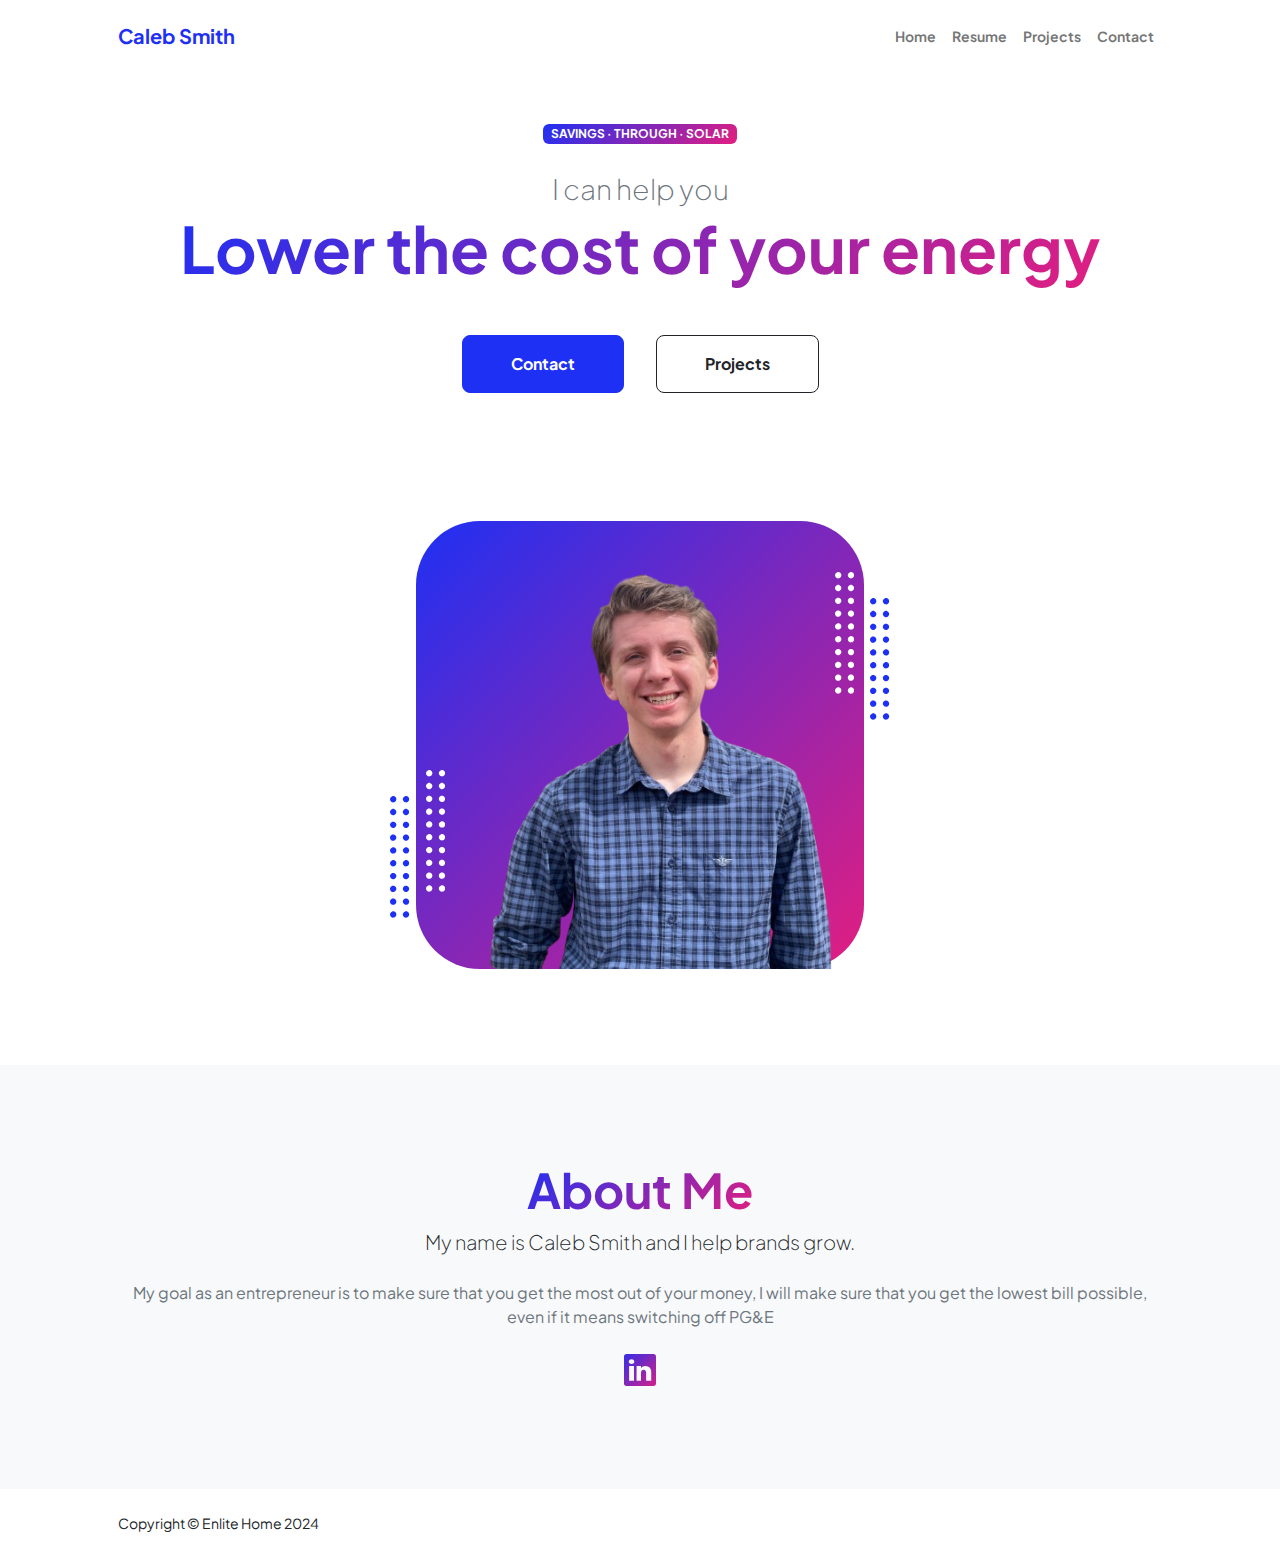
<file: index.html>
<!DOCTYPE html>
<html lang="en">
    <head>
        <meta charset="utf-8" />
        <meta name="viewport" content="width=device-width, initial-scale=1, shrink-to-fit=no" />
        <meta name="description" content="" />
        <meta name="author" content="" />
        <title>Home</title>
        <!-- Favicon-->
        <link rel="icon" type="image/x-icon" href="assets/favicon.ico" />
        <!-- Custom Google font-->
        <link rel="preconnect" href="https://fonts.googleapis.com" />
        <link rel="preconnect" href="https://fonts.gstatic.com" crossorigin />
        <link href="https://fonts.googleapis.com/css2?family=Plus+Jakarta+Sans:wght@100;200;300;400;500;600;700;800;900&amp;display=swap" rel="stylesheet" />
        <!-- Bootstrap icons-->
        <link href="https://cdn.jsdelivr.net/npm/bootstrap-icons@1.8.1/font/bootstrap-icons.css" rel="stylesheet" />
        <!-- Core theme CSS (includes Bootstrap)-->
        <link href="css/styles.css" rel="stylesheet" />
    </head>
    <body class="d-flex flex-column h-100">
        <main class="flex-shrink-0">
            <!-- Navigation-->
            <nav class="navbar navbar-expand-lg navbar-light bg-white py-3">
                <div class="container px-5">
                    <a class="navbar-brand" href="index.html"><span class="fw-bolder text-primary">Caleb Smith</span></a>
                    <button class="navbar-toggler" type="button" data-bs-toggle="collapse" data-bs-target="#navbarSupportedContent" aria-controls="navbarSupportedContent" aria-expanded="false" aria-label="Toggle navigation"><span class="navbar-toggler-icon"></span></button>
                    <div class="collapse navbar-collapse" id="navbarSupportedContent">
                        <ul class="navbar-nav ms-auto mb-2 mb-lg-0 small fw-bolder">
                            <li class="nav-item"><a class="nav-link" href="index.html">Home</a></li>
                            <li class="nav-item"><a class="nav-link" href="resume.html">Resume</a></li>
                            <li class="nav-item"><a class="nav-link" href="projects.html">Projects</a></li>
                            <li class="nav-item"><a class="nav-link" href="contact.html">Contact</a></li>
                        </ul>
                    </div>
                </div>
            </nav>
            <!-- Header-->
            <header class="py-5">
                <div class="container px-5 pb-5">
                    <div class="row gx-5 align-items-center">
                        <div class="col-xxl-5">
                            <!-- Header text content-->
                            <div class="text-center text-xxl-start">
                                <div class="badge bg-gradient-primary-to-secondary text-white mb-4"><div class="text-uppercase">Savings &middot; Through &middot; Solar</div></div>
                                <div class="fs-3 fw-light text-muted">I can help you</div>
                                <h1 class="display-3 fw-bolder mb-5"><span class="text-gradient d-inline">Lower the cost of your energy</span></h1>
                                <div class="d-grid gap-3 d-sm-flex justify-content-sm-center justify-content-xxl-start mb-3">
                                    <a class="btn btn-primary btn-lg px-5 py-3 me-sm-3 fs-6 fw-bolder" href="contact.html">Contact</a>
                                    <a class="btn btn-outline-dark btn-lg px-5 py-3 fs-6 fw-bolder" href="projects.html">Projects</a>
                                </div>
                            </div>
                        </div>
                        <div class="col-xxl-7">
                            <!-- Header profile picture-->
                            <div class="d-flex justify-content-center mt-5 mt-xxl-0">
                                <div class="profile bg-gradient-primary-to-secondary">
                                    <!-- TIP: For best results, use a photo with a transparent background like the demo example below-->
                                    <!-- Watch a tutorial on how to do this on YouTube (link)-->
                                    <img class="profile-img" src="caleb.png" alt="..." />
                                    <div class="dots-1">
                                        <!-- SVG Dots-->
                                        <svg version="1.1" xmlns="http://www.w3.org/2000/svg" xmlns:xlink="http://www.w3.org/1999/xlink" x="0px" y="0px" viewBox="0 0 191.6 1215.4" style="enable-background: new 0 0 191.6 1215.4" xml:space="preserve">
                                            <g transform="translate(0.000000,1280.000000) scale(0.100000,-0.100000)">
                                                <path d="M227.7,12788.6c-105-35-200-141-222-248c-43-206,163-412,369-369c155,32,275,190,260,339c-11,105-90,213-190,262        C383.7,12801.6,289.7,12808.6,227.7,12788.6z"></path>
                                                <path d="M1507.7,12788.6c-151-50-253-216-222-362c25-119,136-230,254-255c194-41,395,142,375,339c-11,105-90,213-190,262        C1663.7,12801.6,1569.7,12808.6,1507.7,12788.6z"></path>
                                                <path d="M227.7,11508.6c-105-35-200-141-222-248c-43-206,163-412,369-369c155,32,275,190,260,339c-11,105-90,213-190,262        C383.7,11521.6,289.7,11528.6,227.7,11508.6z"></path>
                                                <path d="M1507.7,11508.6c-151-50-253-216-222-362c25-119,136-230,254-255c194-41,395,142,375,339c-11,105-90,213-190,262        C1663.7,11521.6,1569.7,11528.6,1507.7,11508.6z"></path>
                                                <path d="M227.7,10228.6c-105-35-200-141-222-248c-43-206,163-412,369-369c155,32,275,190,260,339c-11,105-90,213-190,262        C383.7,10241.6,289.7,10248.6,227.7,10228.6z"></path>
                                                <path d="M1507.7,10228.6c-105-35-200-141-222-248c-43-206,163-412,369-369c155,32,275,190,260,339c-11,105-90,213-190,262        C1663.7,10241.6,1569.7,10248.6,1507.7,10228.6z"></path>
                                                <path d="M227.7,8948.6c-105-35-200-141-222-248c-43-206,163-412,369-369c155,32,275,190,260,339c-11,105-90,213-190,262        C383.7,8961.6,289.7,8968.6,227.7,8948.6z"></path>
                                                <path d="M1507.7,8948.6c-105-35-200-141-222-248c-43-206,163-412,369-369c155,32,275,190,260,339c-11,105-90,213-190,262        C1663.7,8961.6,1569.7,8968.6,1507.7,8948.6z"></path>
                                                <path d="M227.7,7668.6c-105-35-200-141-222-248c-43-206,163-412,369-369c155,32,275,190,260,339c-11,105-90,213-190,262        C383.7,7681.6,289.7,7688.6,227.7,7668.6z"></path>
                                                <path d="M1507.7,7668.6c-105-35-200-141-222-248c-43-206,163-412,369-369c155,32,275,190,260,339c-11,105-90,213-190,262        C1663.7,7681.6,1569.7,7688.6,1507.7,7668.6z"></path>
                                                <path d="M227.7,6388.6c-105-35-200-141-222-248c-43-206,163-412,369-369c155,32,275,190,260,339c-11,105-90,213-190,262        C383.7,6401.6,289.7,6408.6,227.7,6388.6z"></path>
                                                <path d="M1507.7,6388.6c-105-35-200-141-222-248c-43-206,163-412,369-369c155,32,275,190,260,339c-11,105-90,213-190,262        C1663.7,6401.6,1569.7,6408.6,1507.7,6388.6z"></path>
                                                <path d="M227.7,5108.6c-105-35-200-141-222-248c-43-206,163-412,369-369c155,32,275,190,260,339c-11,105-90,213-190,262        C383.7,5121.6,289.7,5128.6,227.7,5108.6z"></path>
                                                <path d="M1507.7,5108.6c-105-35-200-141-222-248c-43-206,163-412,369-369c155,32,275,190,260,339c-11,105-90,213-190,262        C1663.7,5121.6,1569.7,5128.6,1507.7,5108.6z"></path>
                                                <path d="M227.7,3828.6c-105-35-200-141-222-248c-43-206,163-412,369-369c155,32,275,190,260,339c-11,105-90,213-190,262        C383.7,3841.6,289.7,3848.6,227.7,3828.6z"></path>
                                                <path d="M1507.7,3828.6c-105-35-200-141-222-248c-43-206,163-412,369-369c155,32,275,190,260,339c-11,105-90,213-190,262        C1663.7,3841.6,1569.7,3848.6,1507.7,3828.6z"></path>
                                                <path d="M227.7,2548.6c-105-35-200-141-222-248c-43-206,163-412,369-369c155,32,275,190,260,339c-11,105-90,213-190,262        C383.7,2561.6,289.7,2568.6,227.7,2548.6z"></path>
                                                <path d="M1507.7,2548.6c-105-35-200-141-222-248c-43-206,163-412,369-369c155,32,275,190,260,339c-11,105-90,213-190,262        C1663.7,2561.6,1569.7,2568.6,1507.7,2548.6z"></path>
                                                <path d="M227.7,1268.6c-105-35-200-141-222-248c-43-206,163-412,369-369c155,32,275,190,260,339c-11,105-90,213-190,262        C383.7,1281.6,289.7,1288.6,227.7,1268.6z"></path>
                                                <path d="M1507.7,1268.6c-105-35-200-141-222-248c-43-206,163-412,369-369c155,32,275,190,260,339c-11,105-90,213-190,262        C1663.7,1281.6,1569.7,1288.6,1507.7,1268.6z"></path>
                                            </g>
                                        </svg>
                                        <!-- END of SVG dots-->
                                    </div>
                                    <div class="dots-2">
                                        <!-- SVG Dots-->
                                        <svg version="1.1" xmlns="http://www.w3.org/2000/svg" xmlns:xlink="http://www.w3.org/1999/xlink" x="0px" y="0px" viewBox="0 0 191.6 1215.4" style="enable-background: new 0 0 191.6 1215.4" xml:space="preserve">
                                            <g transform="translate(0.000000,1280.000000) scale(0.100000,-0.100000)">
                                                <path d="M227.7,12788.6c-105-35-200-141-222-248c-43-206,163-412,369-369c155,32,275,190,260,339c-11,105-90,213-190,262        C383.7,12801.6,289.7,12808.6,227.7,12788.6z"></path>
                                                <path d="M1507.7,12788.6c-151-50-253-216-222-362c25-119,136-230,254-255c194-41,395,142,375,339c-11,105-90,213-190,262        C1663.7,12801.6,1569.7,12808.6,1507.7,12788.6z"></path>
                                                <path d="M227.7,11508.6c-105-35-200-141-222-248c-43-206,163-412,369-369c155,32,275,190,260,339c-11,105-90,213-190,262        C383.7,11521.6,289.7,11528.6,227.7,11508.6z"></path>
                                                <path d="M1507.7,11508.6c-151-50-253-216-222-362c25-119,136-230,254-255c194-41,395,142,375,339c-11,105-90,213-190,262        C1663.7,11521.6,1569.7,11528.6,1507.7,11508.6z"></path>
                                                <path d="M227.7,10228.6c-105-35-200-141-222-248c-43-206,163-412,369-369c155,32,275,190,260,339c-11,105-90,213-190,262        C383.7,10241.6,289.7,10248.6,227.7,10228.6z"></path>
                                                <path d="M1507.7,10228.6c-105-35-200-141-222-248c-43-206,163-412,369-369c155,32,275,190,260,339c-11,105-90,213-190,262        C1663.7,10241.6,1569.7,10248.6,1507.7,10228.6z"></path>
                                                <path d="M227.7,8948.6c-105-35-200-141-222-248c-43-206,163-412,369-369c155,32,275,190,260,339c-11,105-90,213-190,262        C383.7,8961.6,289.7,8968.6,227.7,8948.6z"></path>
                                                <path d="M1507.7,8948.6c-105-35-200-141-222-248c-43-206,163-412,369-369c155,32,275,190,260,339c-11,105-90,213-190,262        C1663.7,8961.6,1569.7,8968.6,1507.7,8948.6z"></path>
                                                <path d="M227.7,7668.6c-105-35-200-141-222-248c-43-206,163-412,369-369c155,32,275,190,260,339c-11,105-90,213-190,262        C383.7,7681.6,289.7,7688.6,227.7,7668.6z"></path>
                                                <path d="M1507.7,7668.6c-105-35-200-141-222-248c-43-206,163-412,369-369c155,32,275,190,260,339c-11,105-90,213-190,262        C1663.7,7681.6,1569.7,7688.6,1507.7,7668.6z"></path>
                                                <path d="M227.7,6388.6c-105-35-200-141-222-248c-43-206,163-412,369-369c155,32,275,190,260,339c-11,105-90,213-190,262        C383.7,6401.6,289.7,6408.6,227.7,6388.6z"></path>
                                                <path d="M1507.7,6388.6c-105-35-200-141-222-248c-43-206,163-412,369-369c155,32,275,190,260,339c-11,105-90,213-190,262        C1663.7,6401.6,1569.7,6408.6,1507.7,6388.6z"></path>
                                                <path d="M227.7,5108.6c-105-35-200-141-222-248c-43-206,163-412,369-369c155,32,275,190,260,339c-11,105-90,213-190,262        C383.7,5121.6,289.7,5128.6,227.7,5108.6z"></path>
                                                <path d="M1507.7,5108.6c-105-35-200-141-222-248c-43-206,163-412,369-369c155,32,275,190,260,339c-11,105-90,213-190,262        C1663.7,5121.6,1569.7,5128.6,1507.7,5108.6z"></path>
                                                <path d="M227.7,3828.6c-105-35-200-141-222-248c-43-206,163-412,369-369c155,32,275,190,260,339c-11,105-90,213-190,262        C383.7,3841.6,289.7,3848.6,227.7,3828.6z"></path>
                                                <path d="M1507.7,3828.6c-105-35-200-141-222-248c-43-206,163-412,369-369c155,32,275,190,260,339c-11,105-90,213-190,262        C1663.7,3841.6,1569.7,3848.6,1507.7,3828.6z"></path>
                                                <path d="M227.7,2548.6c-105-35-200-141-222-248c-43-206,163-412,369-369c155,32,275,190,260,339c-11,105-90,213-190,262        C383.7,2561.6,289.7,2568.6,227.7,2548.6z"></path>
                                                <path d="M1507.7,2548.6c-105-35-200-141-222-248c-43-206,163-412,369-369c155,32,275,190,260,339c-11,105-90,213-190,262        C1663.7,2561.6,1569.7,2568.6,1507.7,2548.6z"></path>
                                                <path d="M227.7,1268.6c-105-35-200-141-222-248c-43-206,163-412,369-369c155,32,275,190,260,339c-11,105-90,213-190,262        C383.7,1281.6,289.7,1288.6,227.7,1268.6z"></path>
                                                <path d="M1507.7,1268.6c-105-35-200-141-222-248c-43-206,163-412,369-369c155,32,275,190,260,339c-11,105-90,213-190,262        C1663.7,1281.6,1569.7,1288.6,1507.7,1268.6z"></path>
                                            </g>
                                        </svg>
                                        <!-- END of SVG dots-->
                                    </div>
                                    <div class="dots-3">
                                        <!-- SVG Dots-->
                                        <svg version="1.1" xmlns="http://www.w3.org/2000/svg" xmlns:xlink="http://www.w3.org/1999/xlink" x="0px" y="0px" viewBox="0 0 191.6 1215.4" style="enable-background: new 0 0 191.6 1215.4" xml:space="preserve">
                                            <g transform="translate(0.000000,1280.000000) scale(0.100000,-0.100000)">
                                                <path d="M227.7,12788.6c-105-35-200-141-222-248c-43-206,163-412,369-369c155,32,275,190,260,339c-11,105-90,213-190,262        C383.7,12801.6,289.7,12808.6,227.7,12788.6z"></path>
                                                <path d="M1507.7,12788.6c-151-50-253-216-222-362c25-119,136-230,254-255c194-41,395,142,375,339c-11,105-90,213-190,262        C1663.7,12801.6,1569.7,12808.6,1507.7,12788.6z"></path>
                                                <path d="M227.7,11508.6c-105-35-200-141-222-248c-43-206,163-412,369-369c155,32,275,190,260,339c-11,105-90,213-190,262        C383.7,11521.6,289.7,11528.6,227.7,11508.6z"></path>
                                                <path d="M1507.7,11508.6c-151-50-253-216-222-362c25-119,136-230,254-255c194-41,395,142,375,339c-11,105-90,213-190,262        C1663.7,11521.6,1569.7,11528.6,1507.7,11508.6z"></path>
                                                <path d="M227.7,10228.6c-105-35-200-141-222-248c-43-206,163-412,369-369c155,32,275,190,260,339c-11,105-90,213-190,262        C383.7,10241.6,289.7,10248.6,227.7,10228.6z"></path>
                                                <path d="M1507.7,10228.6c-105-35-200-141-222-248c-43-206,163-412,369-369c155,32,275,190,260,339c-11,105-90,213-190,262        C1663.7,10241.6,1569.7,10248.6,1507.7,10228.6z"></path>
                                                <path d="M227.7,8948.6c-105-35-200-141-222-248c-43-206,163-412,369-369c155,32,275,190,260,339c-11,105-90,213-190,262        C383.7,8961.6,289.7,8968.6,227.7,8948.6z"></path>
                                                <path d="M1507.7,8948.6c-105-35-200-141-222-248c-43-206,163-412,369-369c155,32,275,190,260,339c-11,105-90,213-190,262        C1663.7,8961.6,1569.7,8968.6,1507.7,8948.6z"></path>
                                                <path d="M227.7,7668.6c-105-35-200-141-222-248c-43-206,163-412,369-369c155,32,275,190,260,339c-11,105-90,213-190,262        C383.7,7681.6,289.7,7688.6,227.7,7668.6z"></path>
                                                <path d="M1507.7,7668.6c-105-35-200-141-222-248c-43-206,163-412,369-369c155,32,275,190,260,339c-11,105-90,213-190,262        C1663.7,7681.6,1569.7,7688.6,1507.7,7668.6z"></path>
                                                <path d="M227.7,6388.6c-105-35-200-141-222-248c-43-206,163-412,369-369c155,32,275,190,260,339c-11,105-90,213-190,262        C383.7,6401.6,289.7,6408.6,227.7,6388.6z"></path>
                                                <path d="M1507.7,6388.6c-105-35-200-141-222-248c-43-206,163-412,369-369c155,32,275,190,260,339c-11,105-90,213-190,262        C1663.7,6401.6,1569.7,6408.6,1507.7,6388.6z"></path>
                                                <path d="M227.7,5108.6c-105-35-200-141-222-248c-43-206,163-412,369-369c155,32,275,190,260,339c-11,105-90,213-190,262        C383.7,5121.6,289.7,5128.6,227.7,5108.6z"></path>
                                                <path d="M1507.7,5108.6c-105-35-200-141-222-248c-43-206,163-412,369-369c155,32,275,190,260,339c-11,105-90,213-190,262        C1663.7,5121.6,1569.7,5128.6,1507.7,5108.6z"></path>
                                                <path d="M227.7,3828.6c-105-35-200-141-222-248c-43-206,163-412,369-369c155,32,275,190,260,339c-11,105-90,213-190,262        C383.7,3841.6,289.7,3848.6,227.7,3828.6z"></path>
                                                <path d="M1507.7,3828.6c-105-35-200-141-222-248c-43-206,163-412,369-369c155,32,275,190,260,339c-11,105-90,213-190,262        C1663.7,3841.6,1569.7,3848.6,1507.7,3828.6z"></path>
                                                <path d="M227.7,2548.6c-105-35-200-141-222-248c-43-206,163-412,369-369c155,32,275,190,260,339c-11,105-90,213-190,262        C383.7,2561.6,289.7,2568.6,227.7,2548.6z"></path>
                                                <path d="M1507.7,2548.6c-105-35-200-141-222-248c-43-206,163-412,369-369c155,32,275,190,260,339c-11,105-90,213-190,262        C1663.7,2561.6,1569.7,2568.6,1507.7,2548.6z"></path>
                                                <path d="M227.7,1268.6c-105-35-200-141-222-248c-43-206,163-412,369-369c155,32,275,190,260,339c-11,105-90,213-190,262        C383.7,1281.6,289.7,1288.6,227.7,1268.6z"></path>
                                                <path d="M1507.7,1268.6c-105-35-200-141-222-248c-43-206,163-412,369-369c155,32,275,190,260,339c-11,105-90,213-190,262        C1663.7,1281.6,1569.7,1288.6,1507.7,1268.6z"></path>
                                            </g>
                                        </svg>
                                        <!-- END of SVG dots-->
                                    </div>
                                    <div class="dots-4">
                                        <!-- SVG Dots-->
                                        <svg version="1.1" xmlns="http://www.w3.org/2000/svg" xmlns:xlink="http://www.w3.org/1999/xlink" x="0px" y="0px" viewBox="0 0 191.6 1215.4" style="enable-background: new 0 0 191.6 1215.4" xml:space="preserve">
                                            <g transform="translate(0.000000,1280.000000) scale(0.100000,-0.100000)">
                                                <path d="M227.7,12788.6c-105-35-200-141-222-248c-43-206,163-412,369-369c155,32,275,190,260,339c-11,105-90,213-190,262        C383.7,12801.6,289.7,12808.6,227.7,12788.6z"></path>
                                                <path d="M1507.7,12788.6c-151-50-253-216-222-362c25-119,136-230,254-255c194-41,395,142,375,339c-11,105-90,213-190,262        C1663.7,12801.6,1569.7,12808.6,1507.7,12788.6z"></path>
                                                <path d="M227.7,11508.6c-105-35-200-141-222-248c-43-206,163-412,369-369c155,32,275,190,260,339c-11,105-90,213-190,262        C383.7,11521.6,289.7,11528.6,227.7,11508.6z"></path>
                                                <path d="M1507.7,11508.6c-151-50-253-216-222-362c25-119,136-230,254-255c194-41,395,142,375,339c-11,105-90,213-190,262        C1663.7,11521.6,1569.7,11528.6,1507.7,11508.6z"></path>
                                                <path d="M227.7,10228.6c-105-35-200-141-222-248c-43-206,163-412,369-369c155,32,275,190,260,339c-11,105-90,213-190,262        C383.7,10241.6,289.7,10248.6,227.7,10228.6z"></path>
                                                <path d="M1507.7,10228.6c-105-35-200-141-222-248c-43-206,163-412,369-369c155,32,275,190,260,339c-11,105-90,213-190,262        C1663.7,10241.6,1569.7,10248.6,1507.7,10228.6z"></path>
                                                <path d="M227.7,8948.6c-105-35-200-141-222-248c-43-206,163-412,369-369c155,32,275,190,260,339c-11,105-90,213-190,262        C383.7,8961.6,289.7,8968.6,227.7,8948.6z"></path>
                                                <path d="M1507.7,8948.6c-105-35-200-141-222-248c-43-206,163-412,369-369c155,32,275,190,260,339c-11,105-90,213-190,262        C1663.7,8961.6,1569.7,8968.6,1507.7,8948.6z"></path>
                                                <path d="M227.7,7668.6c-105-35-200-141-222-248c-43-206,163-412,369-369c155,32,275,190,260,339c-11,105-90,213-190,262        C383.7,7681.6,289.7,7688.6,227.7,7668.6z"></path>
                                                <path d="M1507.7,7668.6c-105-35-200-141-222-248c-43-206,163-412,369-369c155,32,275,190,260,339c-11,105-90,213-190,262        C1663.7,7681.6,1569.7,7688.6,1507.7,7668.6z"></path>
                                                <path d="M227.7,6388.6c-105-35-200-141-222-248c-43-206,163-412,369-369c155,32,275,190,260,339c-11,105-90,213-190,262        C383.7,6401.6,289.7,6408.6,227.7,6388.6z"></path>
                                                <path d="M1507.7,6388.6c-105-35-200-141-222-248c-43-206,163-412,369-369c155,32,275,190,260,339c-11,105-90,213-190,262        C1663.7,6401.6,1569.7,6408.6,1507.7,6388.6z"></path>
                                                <path d="M227.7,5108.6c-105-35-200-141-222-248c-43-206,163-412,369-369c155,32,275,190,260,339c-11,105-90,213-190,262        C383.7,5121.6,289.7,5128.6,227.7,5108.6z"></path>
                                                <path d="M1507.7,5108.6c-105-35-200-141-222-248c-43-206,163-412,369-369c155,32,275,190,260,339c-11,105-90,213-190,262        C1663.7,5121.6,1569.7,5128.6,1507.7,5108.6z"></path>
                                                <path d="M227.7,3828.6c-105-35-200-141-222-248c-43-206,163-412,369-369c155,32,275,190,260,339c-11,105-90,213-190,262        C383.7,3841.6,289.7,3848.6,227.7,3828.6z"></path>
                                                <path d="M1507.7,3828.6c-105-35-200-141-222-248c-43-206,163-412,369-369c155,32,275,190,260,339c-11,105-90,213-190,262        C1663.7,3841.6,1569.7,3848.6,1507.7,3828.6z"></path>
                                                <path d="M227.7,2548.6c-105-35-200-141-222-248c-43-206,163-412,369-369c155,32,275,190,260,339c-11,105-90,213-190,262        C383.7,2561.6,289.7,2568.6,227.7,2548.6z"></path>
                                                <path d="M1507.7,2548.6c-105-35-200-141-222-248c-43-206,163-412,369-369c155,32,275,190,260,339c-11,105-90,213-190,262        C1663.7,2561.6,1569.7,2568.6,1507.7,2548.6z"></path>
                                                <path d="M227.7,1268.6c-105-35-200-141-222-248c-43-206,163-412,369-369c155,32,275,190,260,339c-11,105-90,213-190,262        C383.7,1281.6,289.7,1288.6,227.7,1268.6z"></path>
                                                <path d="M1507.7,1268.6c-105-35-200-141-222-248c-43-206,163-412,369-369c155,32,275,190,260,339c-11,105-90,213-190,262        C1663.7,1281.6,1569.7,1288.6,1507.7,1268.6z"></path>
                                            </g>
                                        </svg>
                                        <!-- END of SVG dots-->
                                    </div>
                                </div>
                            </div>
                        </div>
                    </div>
                </div>
            </header>
            <!-- About Section-->
            <section class="bg-light py-5">
                <div class="container px-5">
                    <div class="row gx-5 justify-content-center">
                        <div class="col-xxl-8">
                            <div class="text-center my-5">
                                <h2 class="display-5 fw-bolder"><span class="text-gradient d-inline">About Me</span></h2>
                                <p class="lead fw-light mb-4">My name is Caleb Smith and I help brands grow.</p>
                                <p class="text-muted">My goal as an entrepreneur is to make sure that you get the most out of your money, I will make sure that you get the lowest bill possible, even if it means switching off PG&E</p>
                                <div class="d-flex justify-content-center fs-2 gap-4">
                                    <a class="text-gradient" href="https://www.linkedin.com/in/caleb-smith-511148209/" target="_blank"><i class="bi bi-linkedin"></i></a>
                                </div>
                            </div>
                        </div>
                    </div>
                </div>
            </section>
        </main>
        <!-- Footer-->
        <footer class="bg-white py-4 mt-auto">
            <div class="container px-5">
                <div class="row align-items-center justify-content-between flex-column flex-sm-row">
                    <div class="col-auto"><div class="small m-0">Copyright &copy; Enlite Home 2024</div></div>
                    <div class="col-auto">
                    </div>
                </div>
            </div>
        </footer>
        <!-- Bootstrap core JS-->
        <script src="https://cdn.jsdelivr.net/npm/bootstrap@5.2.3/dist/js/bootstrap.bundle.min.js"></script>
        <!-- Core theme JS-->
        <script src="js/scripts.js"></script>
    </body>
</html>
</file>
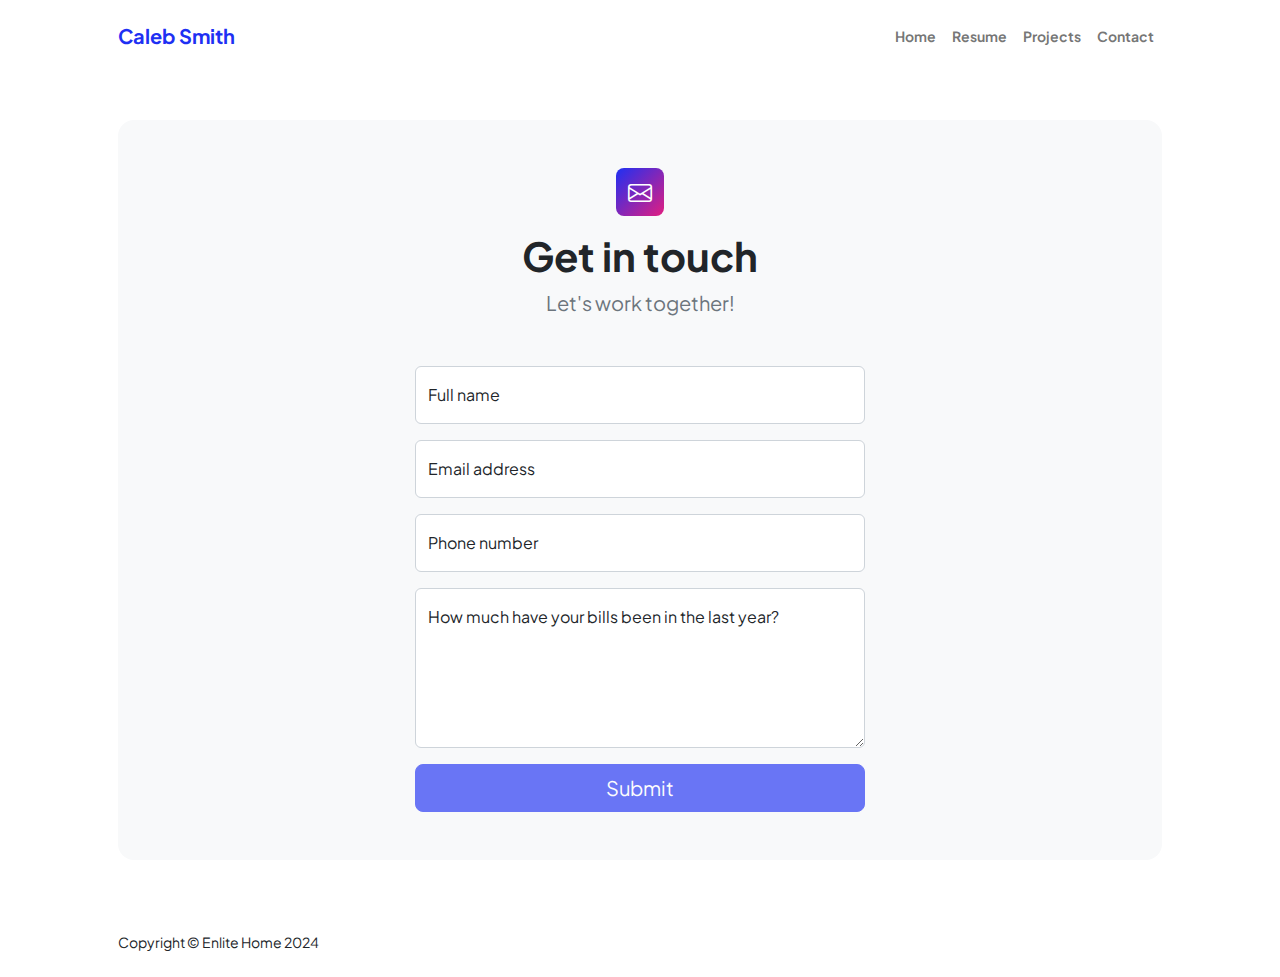
<file: contact.html>
<!DOCTYPE html>
<html lang="en">
    <head>
        <meta charset="utf-8" />
        <meta name="viewport" content="width=device-width, initial-scale=1, shrink-to-fit=no" />
        <meta name="description" content />
        <meta name="author" content />
        <title>Contact Me</title>
        <!-- Favicon-->
        <link rel="icon" type="image/x-icon" href="assets/favicon.ico" />
        <!-- Custom Google font-->
        <link rel="preconnect" href="https://fonts.googleapis.com" />
        <link rel="preconnect" href="https://fonts.gstatic.com" crossorigin />
        <link href="https://fonts.googleapis.com/css2?family=Plus+Jakarta+Sans:wght@100;200;300;400;500;600;700;800;900&amp;display=swap" rel="stylesheet" />
        <!-- Bootstrap icons-->
        <link href="https://cdn.jsdelivr.net/npm/bootstrap-icons@1.8.1/font/bootstrap-icons.css" rel="stylesheet" />
        <!-- Core theme CSS (includes Bootstrap)-->
        <link href="css/styles.css" rel="stylesheet" />
    </head>
    <body class="d-flex flex-column">
        <main class="flex-shrink-0">
            <!-- Navigation-->
            <nav class="navbar navbar-expand-lg navbar-light bg-white py-3">
                <div class="container px-5">
                    <a class="navbar-brand" href="index.html"><span class="fw-bolder text-primary">Caleb Smith</span></a>
                    <button class="navbar-toggler" type="button" data-bs-toggle="collapse" data-bs-target="#navbarSupportedContent" aria-controls="navbarSupportedContent" aria-expanded="false" aria-label="Toggle navigation"><span class="navbar-toggler-icon"></span></button>
                    <div class="collapse navbar-collapse" id="navbarSupportedContent">
                        <ul class="navbar-nav ms-auto mb-2 mb-lg-0 small fw-bolder">
                            <li class="nav-item"><a class="nav-link" href="index.html">Home</a></li>
                            <li class="nav-item"><a class="nav-link" href="resume.html">Resume</a></li>
                            <li class="nav-item"><a class="nav-link" href="projects.html">Projects</a></li>
                            <li class="nav-item"><a class="nav-link" href="contact.html">Contact</a></li>
                        </ul>
                    </div>
                </div>
            </nav>
            <!-- Page content-->
            <section class="py-5">
                <div class="container px-5">
                    <!-- Contact form-->
                    <div class="bg-light rounded-4 py-5 px-4 px-md-5">
                        <div class="text-center mb-5">
                            <div class="feature bg-primary bg-gradient-primary-to-secondary text-white rounded-3 mb-3"><i class="bi bi-envelope"></i></div>
                            <h1 class="fw-bolder">Get in touch</h1>
                            <p class="lead fw-normal text-muted mb-0">Let's work together!</p>
                        </div>
                        <div class="row gx-5 justify-content-center">
                            <div class="col-lg-8 col-xl-6">
                                <!-- * * * * * * * * * * * * * * *-->
                                <!-- * * SB Forms Contact Form * *-->
                                <!-- * * * * * * * * * * * * * * *-->
                                <!-- This form is pre-integrated with SB Forms.-->
                                <!-- To make this form functional, sign up at-->
                                <!-- https://startbootstrap.com/solution/contact-forms-->
                                <!-- to get an API token!-->
                                <form id="contactForm" data-sb-form-api-token="API_TOKEN">
                                    <!-- Name input-->
                                    <div class="form-floating mb-3">
                                        <input class="form-control" id="name" type="text" placeholder="Enter your name..." data-sb-validations="required" />
                                        <label for="name">Full name</label>
                                        <div class="invalid-feedback" data-sb-feedback="name:required">A name is required.</div>
                                    </div>
                                    <!-- Email address input-->
                                    <div class="form-floating mb-3">
                                        <input class="form-control" id="email" type="email" placeholder="name@example.com" data-sb-validations="required,email" />
                                        <label for="email">Email address</label>
                                        <div class="invalid-feedback" data-sb-feedback="email:required">An email is required.</div>
                                        <div class="invalid-feedback" data-sb-feedback="email:email">Email is not valid.</div>
                                    </div>
                                    <!-- Phone number input-->
                                    <div class="form-floating mb-3">
                                        <input class="form-control" id="phone" type="tel" placeholder="(123) 456-7890" data-sb-validations="required" />
                                        <label for="phone">Phone number</label>
                                        <div class="invalid-feedback" data-sb-feedback="phone:required">A phone number is required.</div>
                                    </div>
                                    <!-- Message input-->
                                    <div class="form-floating mb-3">
                                        <textarea class="form-control" id="message" type="text" placeholder="Enter your message here..." style="height: 10rem" data-sb-validations="required"></textarea>
                                        <label for="message">How much have your bills been in the last year?</label>
                                        <div class="invalid-feedback" data-sb-feedback="message:required">A message is required.</div>
                                    </div>
                                    <!-- Submit success message-->
                                    <!---->
                                    <!-- This is what your users will see when the form-->
                                    <!-- has successfully submitted-->
                                    <div class="d-none" id="submitSuccessMessage">
                                        <div class="text-center mb-3">
                                            <div class="fw-bolder">Form submission successful!</div>
                                        </div>
                                    </div>
                                    <!-- Submit error message-->
                                    <!---->
                                    <!-- This is what your users will see when there is-->
                                    <!-- an error submitting the form-->
                                    <div class="d-none" id="submitErrorMessage"><div class="text-center text-danger mb-3">Error sending message!</div></div>
                                    <!-- Submit Button-->
                                    <div class="d-grid"><button class="btn btn-primary btn-lg disabled" id="submitButton" type="submit">Submit</button></div>
                                </form>
                            </div>
                        </div>
                    </div>
                </div>
            </section>
        </main>
        <!-- Footer-->
        <footer class="bg-white py-4 mt-auto">
            <div class="container px-5">
                <div class="row align-items-center justify-content-between flex-column flex-sm-row">
                    <div class="col-auto"><div class="small m-0">Copyright &copy; Enlite Home 2024</div></div>
                    <div class="col-auto">
                    </div>
                </div>
            </div>
        </footer>
        <!-- Bootstrap core JS-->
        <script src="https://cdn.jsdelivr.net/npm/bootstrap@5.2.3/dist/js/bootstrap.bundle.min.js"></script>
        <!-- Core theme JS-->
        <script src="js/scripts.js"></script>
        <!-- * * * * * * * * * * * * * * * * * * * * * * * * * * * * * * * * * * * * * * * *-->
        <!-- * *                               SB Forms JS                               * *-->
        <!-- * * Activate your form at https://startbootstrap.com/solution/contact-forms * *-->
        <!-- * * * * * * * * * * * * * * * * * * * * * * * * * * * * * * * * * * * * * * * *-->
        <script src="https://cdn.startbootstrap.com/sb-forms-latest.js"></script>
    </body>
</html>
</file>
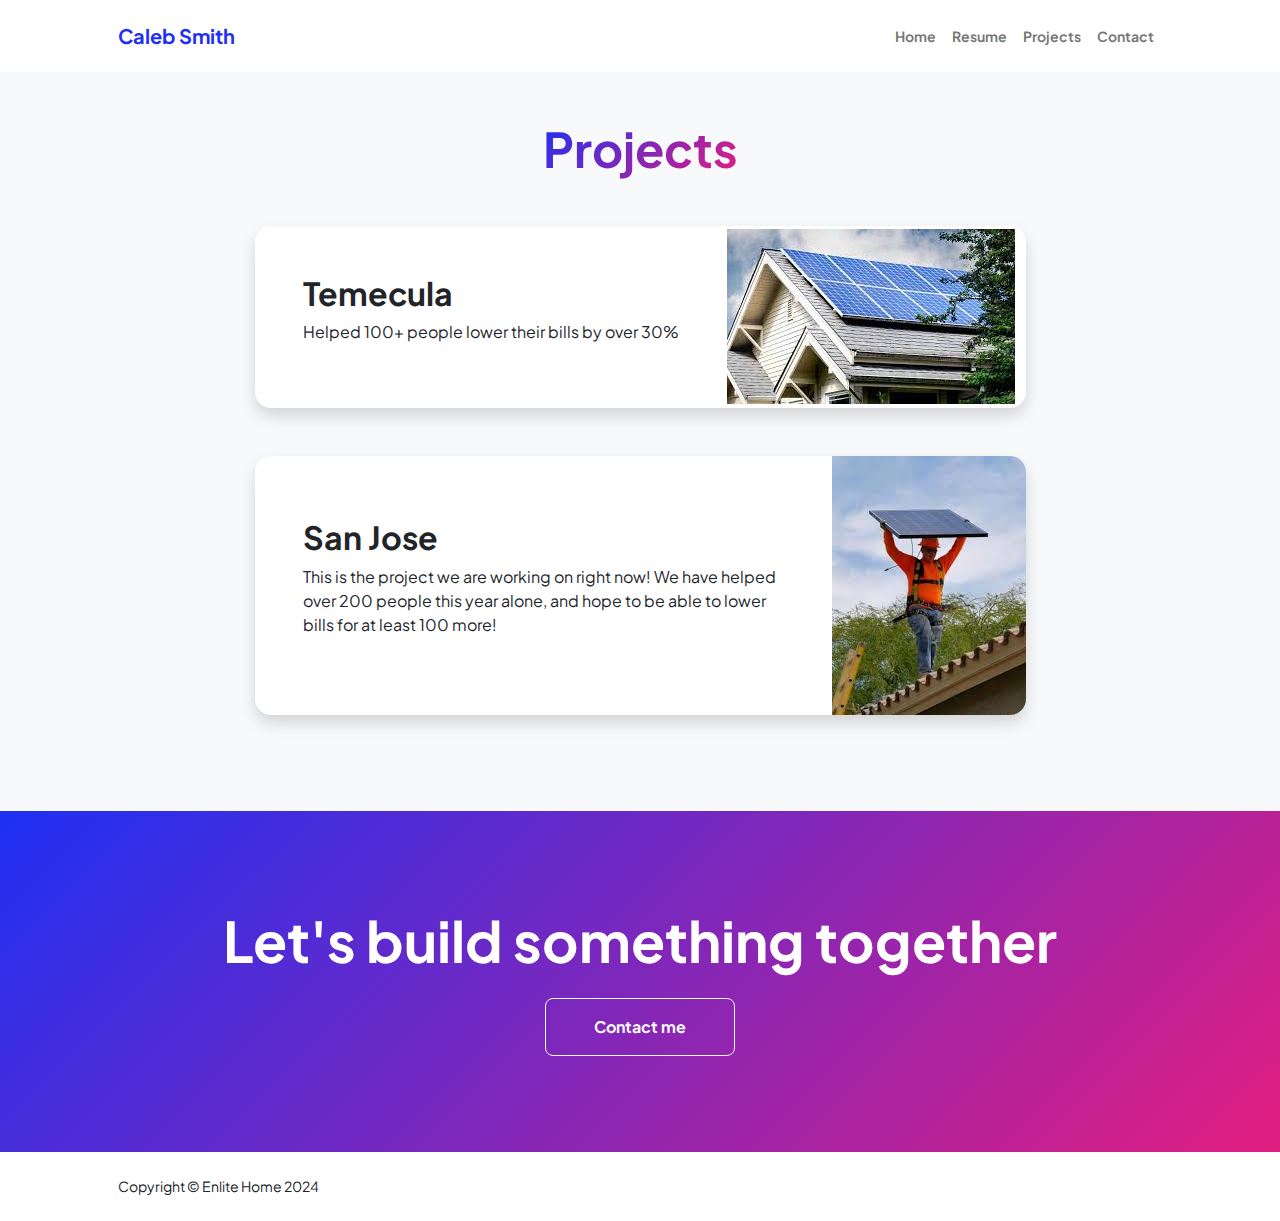
<file: projects.html>
<!DOCTYPE html>
<html lang="en">
    <head>
        <meta charset="utf-8" />
        <meta name="viewport" content="width=device-width, initial-scale=1, shrink-to-fit=no" />
        <meta name="description" content="" />
        <meta name="author" content="" />
        <title>Projects</title>
        <!-- Favicon-->
        <link rel="icon" type="image/x-icon" href="assets/favicon.ico" />
        <!-- Custom Google font-->
        <link rel="preconnect" href="https://fonts.googleapis.com" />
        <link rel="preconnect" href="https://fonts.gstatic.com" crossorigin />
        <link href="https://fonts.googleapis.com/css2?family=Plus+Jakarta+Sans:wght@100;200;300;400;500;600;700;800;900&amp;display=swap" rel="stylesheet" />
        <!-- Bootstrap icons-->
        <link href="https://cdn.jsdelivr.net/npm/bootstrap-icons@1.8.1/font/bootstrap-icons.css" rel="stylesheet" />
        <!-- Core theme CSS (includes Bootstrap)-->
        <link href="css/styles.css" rel="stylesheet" />
    </head>
    <body class="d-flex flex-column h-100 bg-light">
        <main class="flex-shrink-0">
            <!-- Navigation-->
            <nav class="navbar navbar-expand-lg navbar-light bg-white py-3">
                <div class="container px-5">
                    <a class="navbar-brand" href="index.html"><span class="fw-bolder text-primary">Caleb Smith</span></a>
                    <button class="navbar-toggler" type="button" data-bs-toggle="collapse" data-bs-target="#navbarSupportedContent" aria-controls="navbarSupportedContent" aria-expanded="false" aria-label="Toggle navigation"><span class="navbar-toggler-icon"></span></button>
                    <div class="collapse navbar-collapse" id="navbarSupportedContent">
                        <ul class="navbar-nav ms-auto mb-2 mb-lg-0 small fw-bolder">
                            <li class="nav-item"><a class="nav-link" href="index.html">Home</a></li>
                            <li class="nav-item"><a class="nav-link" href="resume.html">Resume</a></li>
                            <li class="nav-item"><a class="nav-link" href="projects.html">Projects</a></li>
                            <li class="nav-item"><a class="nav-link" href="contact.html">Contact</a></li>
                        </ul>
                    </div>
                </div>
            </nav>
            <!-- Projects Section-->
            <section class="py-5">
                <div class="container px-5 mb-5">
                    <div class="text-center mb-5">
                        <h1 class="display-5 fw-bolder mb-0"><span class="text-gradient d-inline">Projects</span></h1>
                    </div>
                    <div class="row gx-5 justify-content-center">
                        <div class="col-lg-11 col-xl-9 col-xxl-8">
                            <!-- Project Card 1-->
                            <div class="card overflow-hidden shadow rounded-4 border-0 mb-5">
                                <div class="card-body p-0">
                                    <div class="d-flex align-items-center">
                                        <div class="p-5">
                                            <h2 class="fw-bolder">Temecula</h2>
                                            <p>Helped 100+ people lower their bills by over 30%</p>
                                        </div>
                                        <img class="img-fluid" src="SOlar Panels on roof.jpeg"..." />
                                    </div>
                                </div>
                            </div>
                            <!-- Project Card 2-->
                            <div class="card overflow-hidden shadow rounded-4 border-0">
                                <div class="card-body p-0">
                                    <div class="d-flex align-items-center">
                                        <div class="p-5">
                                            <h2 class="fw-bolder">San Jose</h2>
                                            <p>This is the project we are working on right now! We have helped over 200 people this year alone, and hope to be able to lower bills for at least 100 more!</p>
                                        </div>
                                        <img class="img-fluid" src="GUy holding panels.jpeg"..." />
                                    </div>
                                </div>
                            </div>
                        </div>
                    </div>
                </div>
            </section>
            <!-- Call to action section-->
            <section class="py-5 bg-gradient-primary-to-secondary text-white">
                <div class="container px-5 my-5">
                    <div class="text-center">
                        <h2 class="display-4 fw-bolder mb-4">Let's build something together</h2>
                        <a class="btn btn-outline-light btn-lg px-5 py-3 fs-6 fw-bolder" href="contact.html">Contact me</a>
                    </div>
                </div>
            </section>
        </main>
        <!-- Footer-->
        <footer class="bg-white py-4 mt-auto">
            <div class="container px-5">
                <div class="row align-items-center justify-content-between flex-column flex-sm-row">
                    <div class="col-auto"><div class="small m-0">Copyright &copy; Enlite Home 2024</div></div>
                    <div class="col-auto">
                    </div>
                </div>
            </div>
        </footer>
        <!-- Bootstrap core JS-->
        <script src="https://cdn.jsdelivr.net/npm/bootstrap@5.2.3/dist/js/bootstrap.bundle.min.js"></script>
        <!-- Core theme JS-->
        <script src="js/scripts.js"></script>
    </body>
</html>
</file>
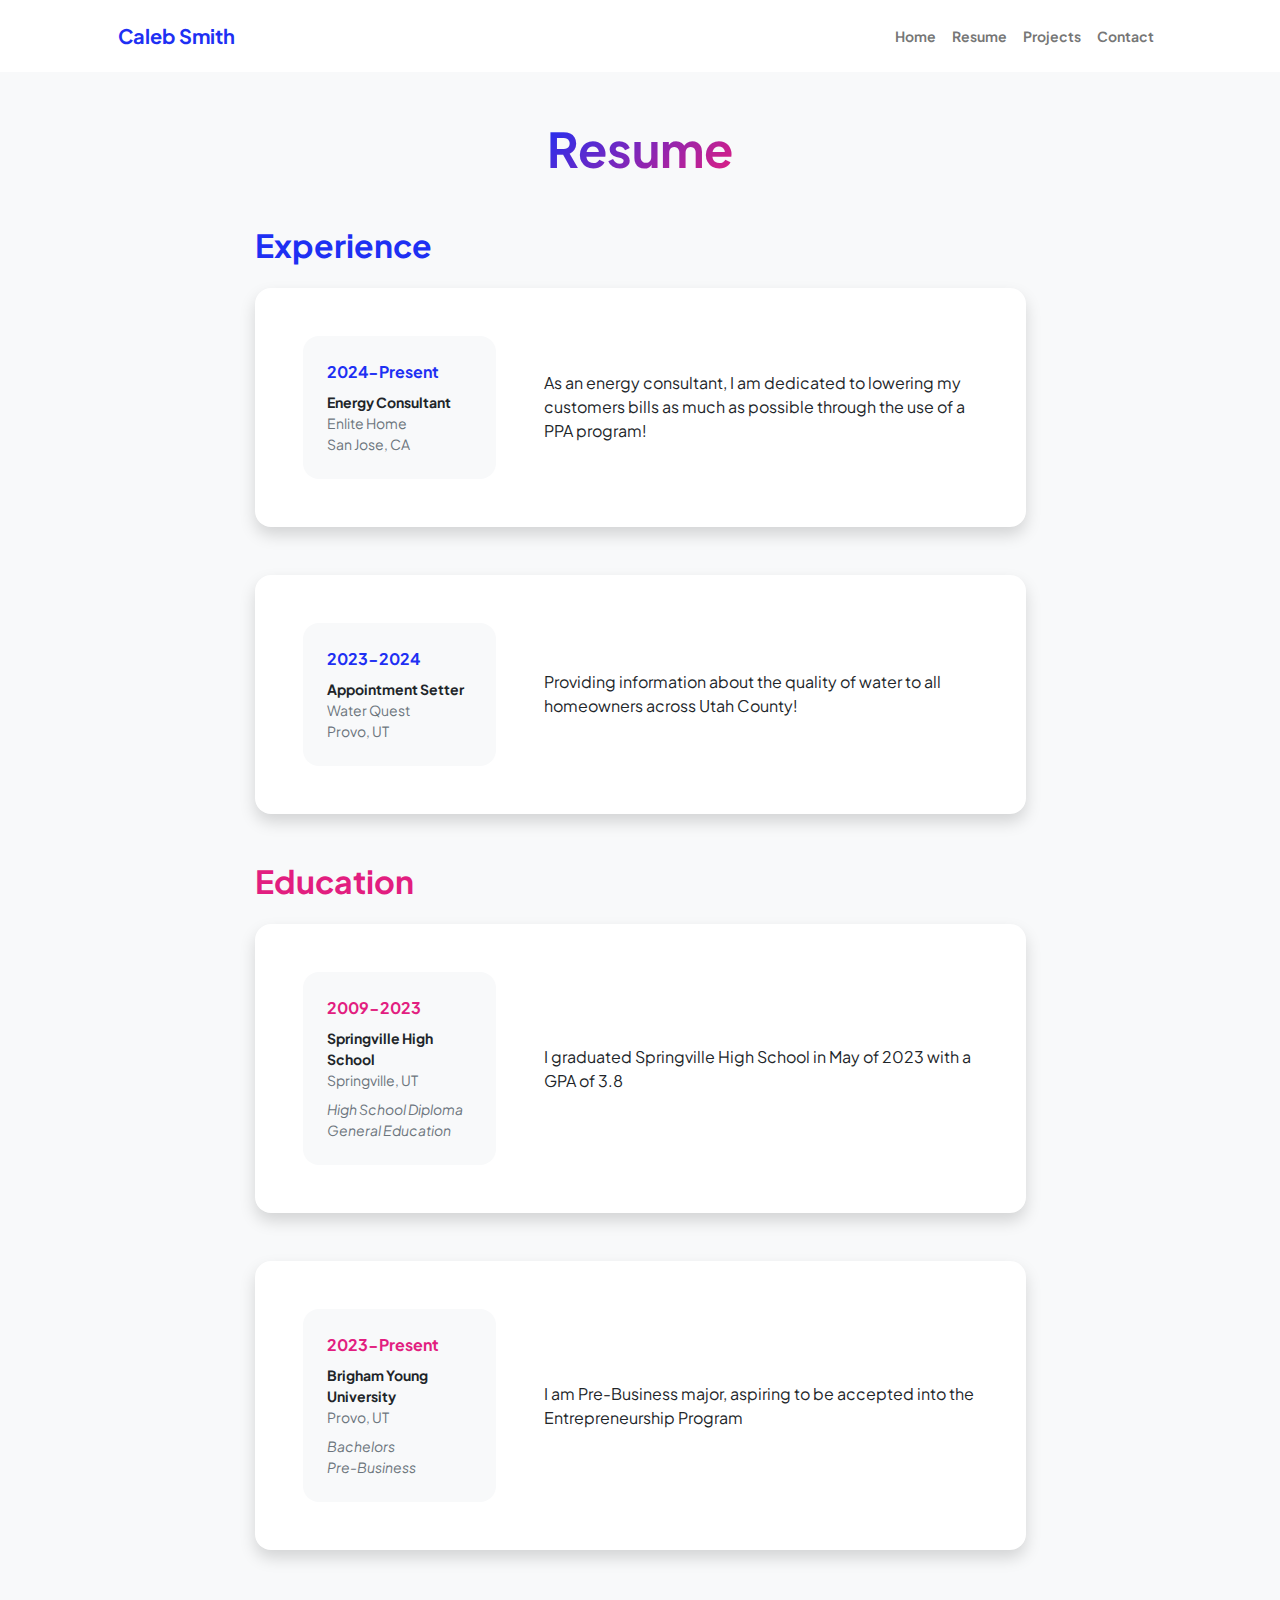
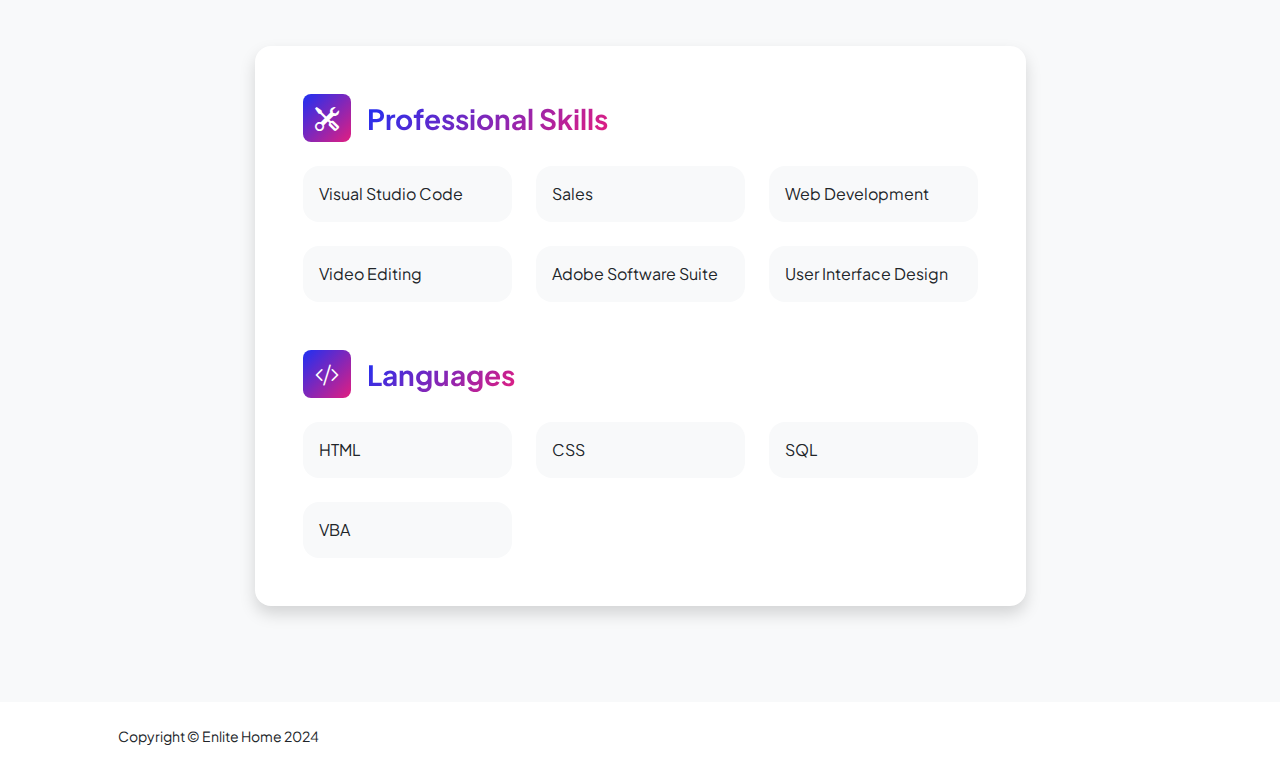
<file: resume.html>
<!DOCTYPE html>
<html lang="en">
    <head>
        <meta charset="utf-8" />
        <meta name="viewport" content="width=device-width, initial-scale=1, shrink-to-fit=no" />
        <meta name="description" content="" />
        <meta name="author" content="" />
        <title>Resume</title>
        <!-- Favicon-->
        <link rel="icon" type="image/x-icon" href="assets/favicon.ico" />
        <!-- Custom Google font-->
        <link rel="preconnect" href="https://fonts.googleapis.com" />
        <link rel="preconnect" href="https://fonts.gstatic.com" crossorigin />
        <link href="https://fonts.googleapis.com/css2?family=Plus+Jakarta+Sans:wght@100;200;300;400;500;600;700;800;900&amp;display=swap" rel="stylesheet" />
        <!-- Bootstrap icons-->
        <link href="https://cdn.jsdelivr.net/npm/bootstrap-icons@1.8.1/font/bootstrap-icons.css" rel="stylesheet" />
        <!-- Core theme CSS (includes Bootstrap)-->
        <link href="css/styles.css" rel="stylesheet" />
    </head>
    <body class="d-flex flex-column h-100 bg-light">
        <main class="flex-shrink-0">
            <!-- Navigation-->
            <nav class="navbar navbar-expand-lg navbar-light bg-white py-3">
                <div class="container px-5">
                    <a class="navbar-brand" href="index.html"><span class="fw-bolder text-primary">Caleb Smith</span></a>
                    <button class="navbar-toggler" type="button" data-bs-toggle="collapse" data-bs-target="#navbarSupportedContent" aria-controls="navbarSupportedContent" aria-expanded="false" aria-label="Toggle navigation"><span class="navbar-toggler-icon"></span></button>
                    <div class="collapse navbar-collapse" id="navbarSupportedContent">
                        <ul class="navbar-nav ms-auto mb-2 mb-lg-0 small fw-bolder">
                            <li class="nav-item"><a class="nav-link" href="index.html">Home</a></li>
                            <li class="nav-item"><a class="nav-link" href="resume.html">Resume</a></li>
                            <li class="nav-item"><a class="nav-link" href="projects.html">Projects</a></li>
                            <li class="nav-item"><a class="nav-link" href="contact.html">Contact</a></li>
                        </ul>
                    </div>
                </div>
            </nav>
            <!-- Page Content-->
            <div class="container px-5 my-5">
                <div class="text-center mb-5">
                    <h1 class="display-5 fw-bolder mb-0"><span class="text-gradient d-inline">Resume</span></h1>
                </div>
                <div class="row gx-5 justify-content-center">
                    <div class="col-lg-11 col-xl-9 col-xxl-8">
                        <!-- Experience Section-->
                        <section>
                            <div class="d-flex align-items-center justify-content-between mb-4">
                                <h2 class="text-primary fw-bolder mb-0">Experience</h2>
                                </a>
                            </div>
                            <!-- Experience Card 1-->
                            <div class="card shadow border-0 rounded-4 mb-5">
                                <div class="card-body p-5">
                                    <div class="row align-items-center gx-5">
                                        <div class="col text-center text-lg-start mb-4 mb-lg-0">
                                            <div class="bg-light p-4 rounded-4">
                                                <div class="text-primary fw-bolder mb-2">2024-Present</div>
                                                <div class="small fw-bolder">Energy Consultant</div>
                                                <div class="small text-muted">Enlite Home</div>
                                                <div class="small text-muted">San Jose, CA</div>
                                            </div>
                                        </div>
                                        <div class="col-lg-8"><div>As an energy consultant, I am dedicated to lowering my customers bills as much as possible through the use of a PPA program!</div></div>
                                    </div>
                                </div>
                            </div>
                            <!-- Experience Card 2-->
                            <div class="card shadow border-0 rounded-4 mb-5">
                                <div class="card-body p-5">
                                    <div class="row align-items-center gx-5">
                                        <div class="col text-center text-lg-start mb-4 mb-lg-0">
                                            <div class="bg-light p-4 rounded-4">
                                                <div class="text-primary fw-bolder mb-2">2023-2024</div>
                                                <div class="small fw-bolder">Appointment Setter</div>
                                                <div class="small text-muted">Water Quest</div>
                                                <div class="small text-muted">Provo, UT</div>
                                            </div>
                                        </div>
                                        <div class="col-lg-8"><div>Providing information about the quality of water to all homeowners across Utah County!</div></div>
                                    </div>
                                </div>
                            </div>
                        </section>
                        <!-- Education Section-->
                        <section>
                            <h2 class="text-secondary fw-bolder mb-4">Education</h2>
                            <!-- Education Card 1-->
                            <div class="card shadow border-0 rounded-4 mb-5">
                                <div class="card-body p-5">
                                    <div class="row align-items-center gx-5">
                                        <div class="col text-center text-lg-start mb-4 mb-lg-0">
                                            <div class="bg-light p-4 rounded-4">
                                                <div class="text-secondary fw-bolder mb-2">2009-2023</div>
                                                <div class="mb-2">
                                                    <div class="small fw-bolder">Springville High School</div>
                                                    <div class="small text-muted">Springville, UT</div>
                                                </div>
                                                <div class="fst-italic">
                                                    <div class="small text-muted">High School Diploma</div>
                                                    <div class="small text-muted">General Education</div>
                                                </div>
                                            </div>
                                        </div>
                                        <div class="col-lg-8"><div>I graduated Springville High School in May of 2023 with a GPA of 3.8</div></div>
                                    </div>
                                </div>
                            </div>
                            <!-- Education Card 2-->
                            <div class="card shadow border-0 rounded-4 mb-5">
                                <div class="card-body p-5">
                                    <div class="row align-items-center gx-5">
                                        <div class="col text-center text-lg-start mb-4 mb-lg-0">
                                            <div class="bg-light p-4 rounded-4">
                                                <div class="text-secondary fw-bolder mb-2">2023-Present</div>
                                                <div class="mb-2">
                                                    <div class="small fw-bolder">Brigham Young University</div>
                                                    <div class="small text-muted">Provo, UT</div>
                                                </div>
                                                <div class="fst-italic">
                                                    <div class="small text-muted">Bachelors</div>
                                                    <div class="small text-muted">Pre-Business</div>
                                                </div>
                                            </div>
                                        </div>
                                        <div class="col-lg-8"><div>I am Pre-Business major, aspiring to be accepted into the Entrepreneurship Program</div></div>
                                    </div>
                                </div>
                            </div>
                        </section>
                        <!-- Divider-->
                        <div class="pb-5"></div>
                        <!-- Skills Section-->
                        <section>
                            <!-- Skillset Card-->
                            <div class="card shadow border-0 rounded-4 mb-5">
                                <div class="card-body p-5">
                                    <!-- Professional skills list-->
                                    <div class="mb-5">
                                        <div class="d-flex align-items-center mb-4">
                                            <div class="feature bg-primary bg-gradient-primary-to-secondary text-white rounded-3 me-3"><i class="bi bi-tools"></i></div>
                                            <h3 class="fw-bolder mb-0"><span class="text-gradient d-inline">Professional Skills</span></h3>
                                        </div>
                                        <div class="row row-cols-1 row-cols-md-3 mb-4">
                                            <div class="col mb-4 mb-md-0"><div class="d-flex align-items-center bg-light rounded-4 p-3 h-100">Visual Studio Code</div></div>
                                            <div class="col mb-4 mb-md-0"><div class="d-flex align-items-center bg-light rounded-4 p-3 h-100">Sales</div></div>
                                            <div class="col"><div class="d-flex align-items-center bg-light rounded-4 p-3 h-100">Web Development</div></div>
                                        </div>
                                        <div class="row row-cols-1 row-cols-md-3">
                                            <div class="col mb-4 mb-md-0"><div class="d-flex align-items-center bg-light rounded-4 p-3 h-100">Video Editing</div></div>
                                            <div class="col mb-4 mb-md-0"><div class="d-flex align-items-center bg-light rounded-4 p-3 h-100">Adobe Software Suite</div></div>
                                            <div class="col"><div class="d-flex align-items-center bg-light rounded-4 p-3 h-100">User Interface Design</div></div>
                                        </div>
                                    </div>
                                    <!-- Languages list-->
                                    <div class="mb-0">
                                        <div class="d-flex align-items-center mb-4">
                                            <div class="feature bg-primary bg-gradient-primary-to-secondary text-white rounded-3 me-3"><i class="bi bi-code-slash"></i></div>
                                            <h3 class="fw-bolder mb-0"><span class="text-gradient d-inline">Languages</span></h3>
                                        </div>
                                        <div class="row row-cols-1 row-cols-md-3 mb-4">
                                            <div class="col mb-4 mb-md-0"><div class="d-flex align-items-center bg-light rounded-4 p-3 h-100">HTML</div></div>
                                            <div class="col mb-4 mb-md-0"><div class="d-flex align-items-center bg-light rounded-4 p-3 h-100">CSS</div></div>
                                            <div class="col"><div class="d-flex align-items-center bg-light rounded-4 p-3 h-100">SQL</div></div>
                                        </div>
                                        <div class="row row-cols-1 row-cols-md-3">
                                            <div class="col mb-4 mb-md-0"><div class="d-flex align-items-center bg-light rounded-4 p-3 h-100">VBA</div></div>
                                        </div>
                                    </div>
                                </div>
                            </div>
                        </section>
                    </div>
                </div>
            </div>
        </main>
        <!-- Footer-->
        <footer class="bg-white py-4 mt-auto">
            <div class="container px-5">
                <div class="row align-items-center justify-content-between flex-column flex-sm-row">
                    <div class="col-auto"><div class="small m-0">Copyright &copy; Enlite Home 2024</div></div>
                    <div class="col-auto">
                    </div>
                </div>
            </div>
        </footer>
        <!-- Bootstrap core JS-->
        <script src="https://cdn.jsdelivr.net/npm/bootstrap@5.2.3/dist/js/bootstrap.bundle.min.js"></script>
        <!-- Core theme JS-->
        <script src="js/scripts.js"></script>
    </body>
</html>
</file>
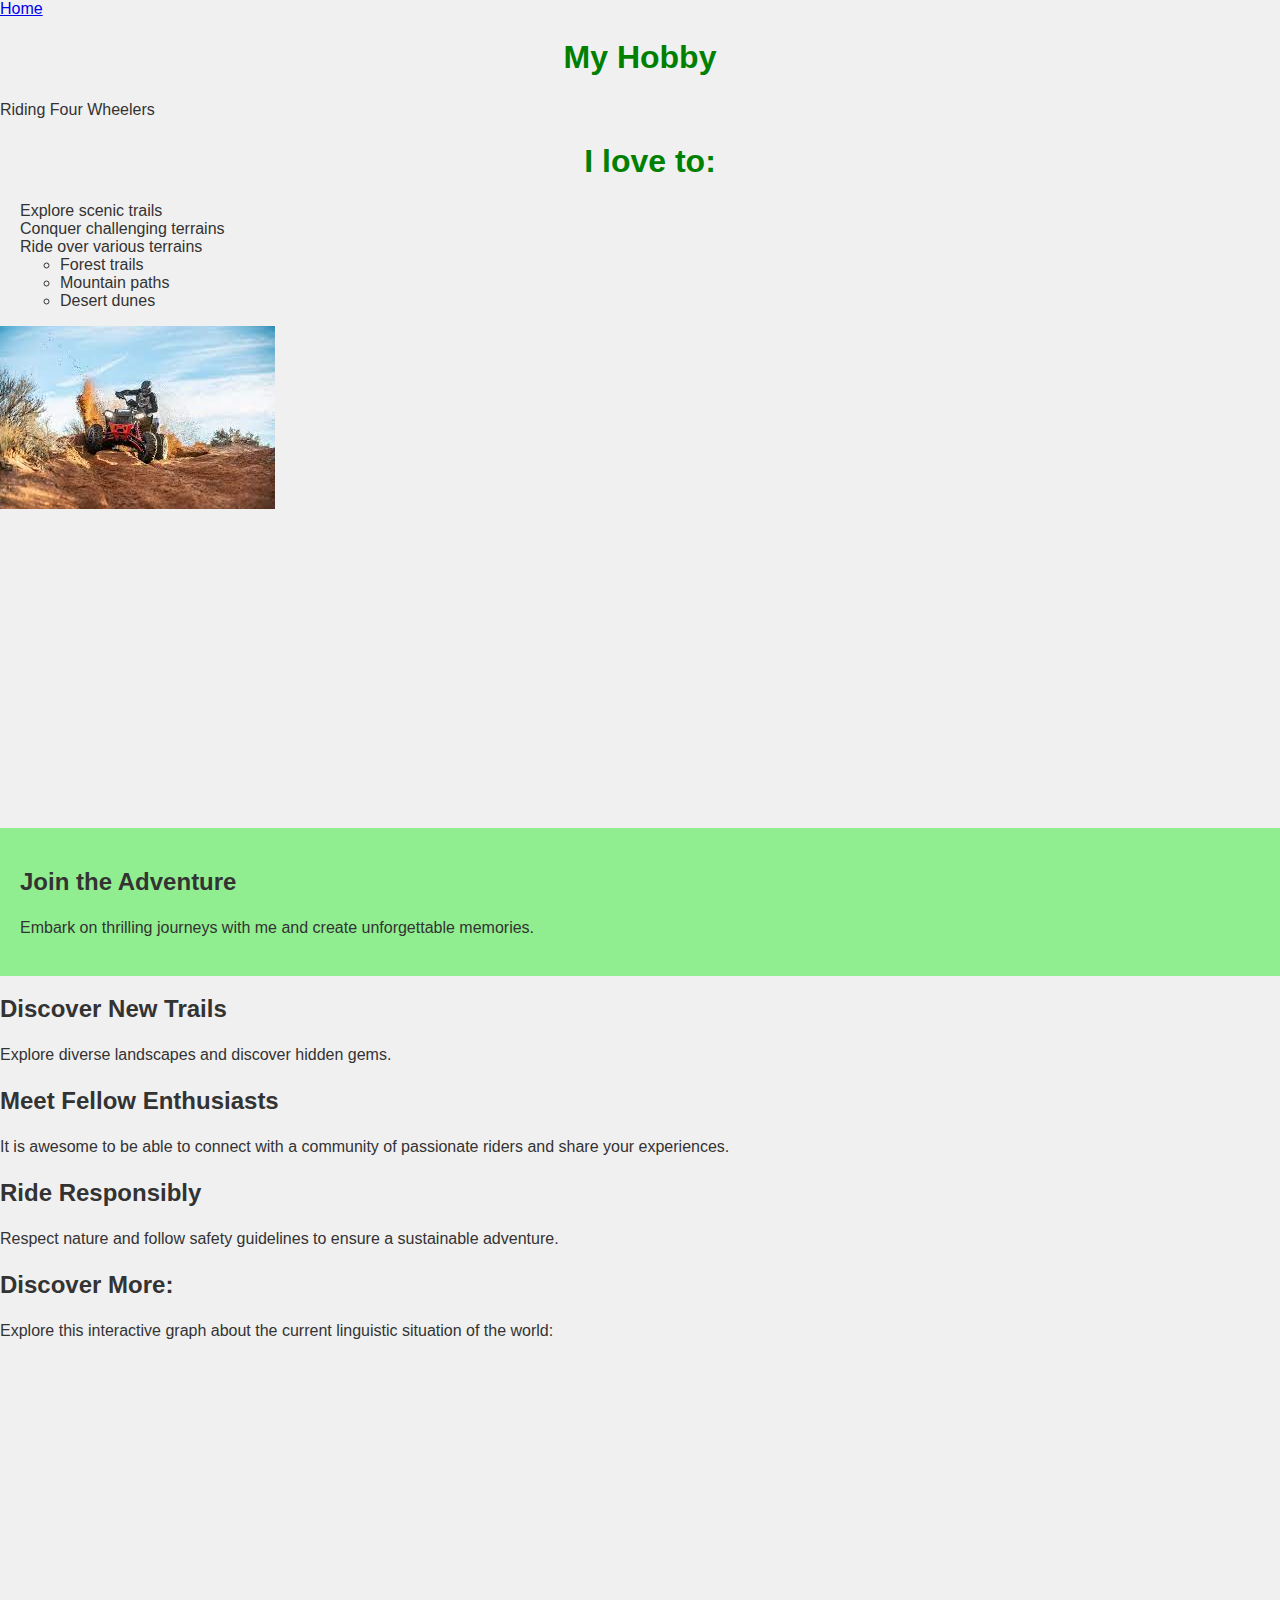
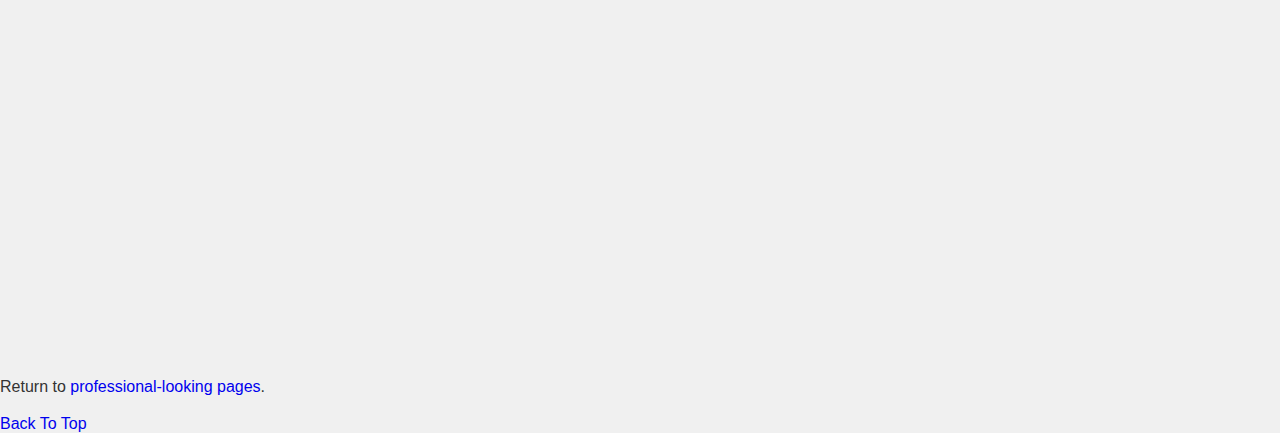
<file: scratch.html>
<!DOCTYPE html>
<html lang="en">
<head>
    <meta charset="UTF-8">
    <meta name="viewport" content="width=device-width, initial-scale=1.0">
    <title>Hobby-Fourwheelers</title>
    <link rel="stylesheet" href="styles.css">
</head>
<body>
    <a href="scratch.html".html" id="top">Home</a> 
    <h1>My Hobby</h1>
    <p>Riding Four Wheelers</p>

    <!-- Unordered List embedded in an Ordered List -->
    <ol>
        <h1>I love to:</h1>
        <li>Explore scenic trails</li>
        <li>Conquer challenging terrains</li>
        <li>Ride over various terrains</li>
        <ul>
            <li>Forest trails</li>
            <li>Mountain paths</li>
            <li>Desert dunes</li>
        </ul>
    </ol>

    <!-- Image -->
    <img src="Fourwheelers.jpeg" alt="Four-Wheeler Riding">

    <!-- Embedded YouTube Video -->
    <iframe width="560" height="315" src="https://www.youtube.com/embed/mXyDegrk36w" frameborder="0" allowfullscreen></iframe>

    <!-- Custom Background Color -->
    <div style="background-color: lightgreen; padding: 20px;">
        <h2>Join the Adventure</h2>
        <p>Embark on thrilling journeys with me and create unforgettable memories.</p>
    </div>

    <!-- Divs positioned and styled using CSS -->
    <div class="styled-div">
        <h2>Discover New Trails</h2>
        <p>Explore diverse landscapes and discover hidden gems.</p>
    </div>

    <div class="styled-div">
        <h2>Meet Fellow Enthusiasts</h2>
        <p>It is awesome to be able to connect with a community of passionate riders and share your experiences.</p>
    </div>

    <div class="styled-div">
        <h2>Ride Responsibly</h2>
        <p>Respect nature and follow safety guidelines to ensure a sustainable adventure.</p>
    </div>

    <h2>Discover More:</h2>
    <p>Explore this interactive graph about the current linguistic situation of the world:</p>
    <iframe src="http://www.puffpuffproject.com/languages.html" width="800" height="600" frameborder="0"></iframe>

    <!-- Navigation back to professional-looking pages -->
    <p>Return to <a href="index.html">professional-looking pages</a>.</p>

    <a href="#top">Back To Top</a>
</body>
</html>
</file>
<file: styles.css>
/* styles.css */

/* Body styles */
body {
    font-family: Arial, sans-serif;
    background-color: #f0f0f0;
    color: #333;
    margin: 0;
    padding: 0;
}

/* Header styles */
h1 {
    text-align: center;
    color: #008000;
}

/* Paragraph styles */
p {
    line-height: 1.5;
}

/* List styles */
ol {
    list-style-type: none;
    padding-left: 20px;
}

/* Anchor styles */
a {
    color: #0000EE;
    text-decoration: none;
}

a:hover {
    text-decoration: underline;
}

/* Iframe styles */
iframe {
    display: block;
    margin: 0 auto;
}

/* Footer styles */
footer {
    text-align: center;
    padding: 20px 0;
    background-color: #333;
    color: #fff;
}
</file>
